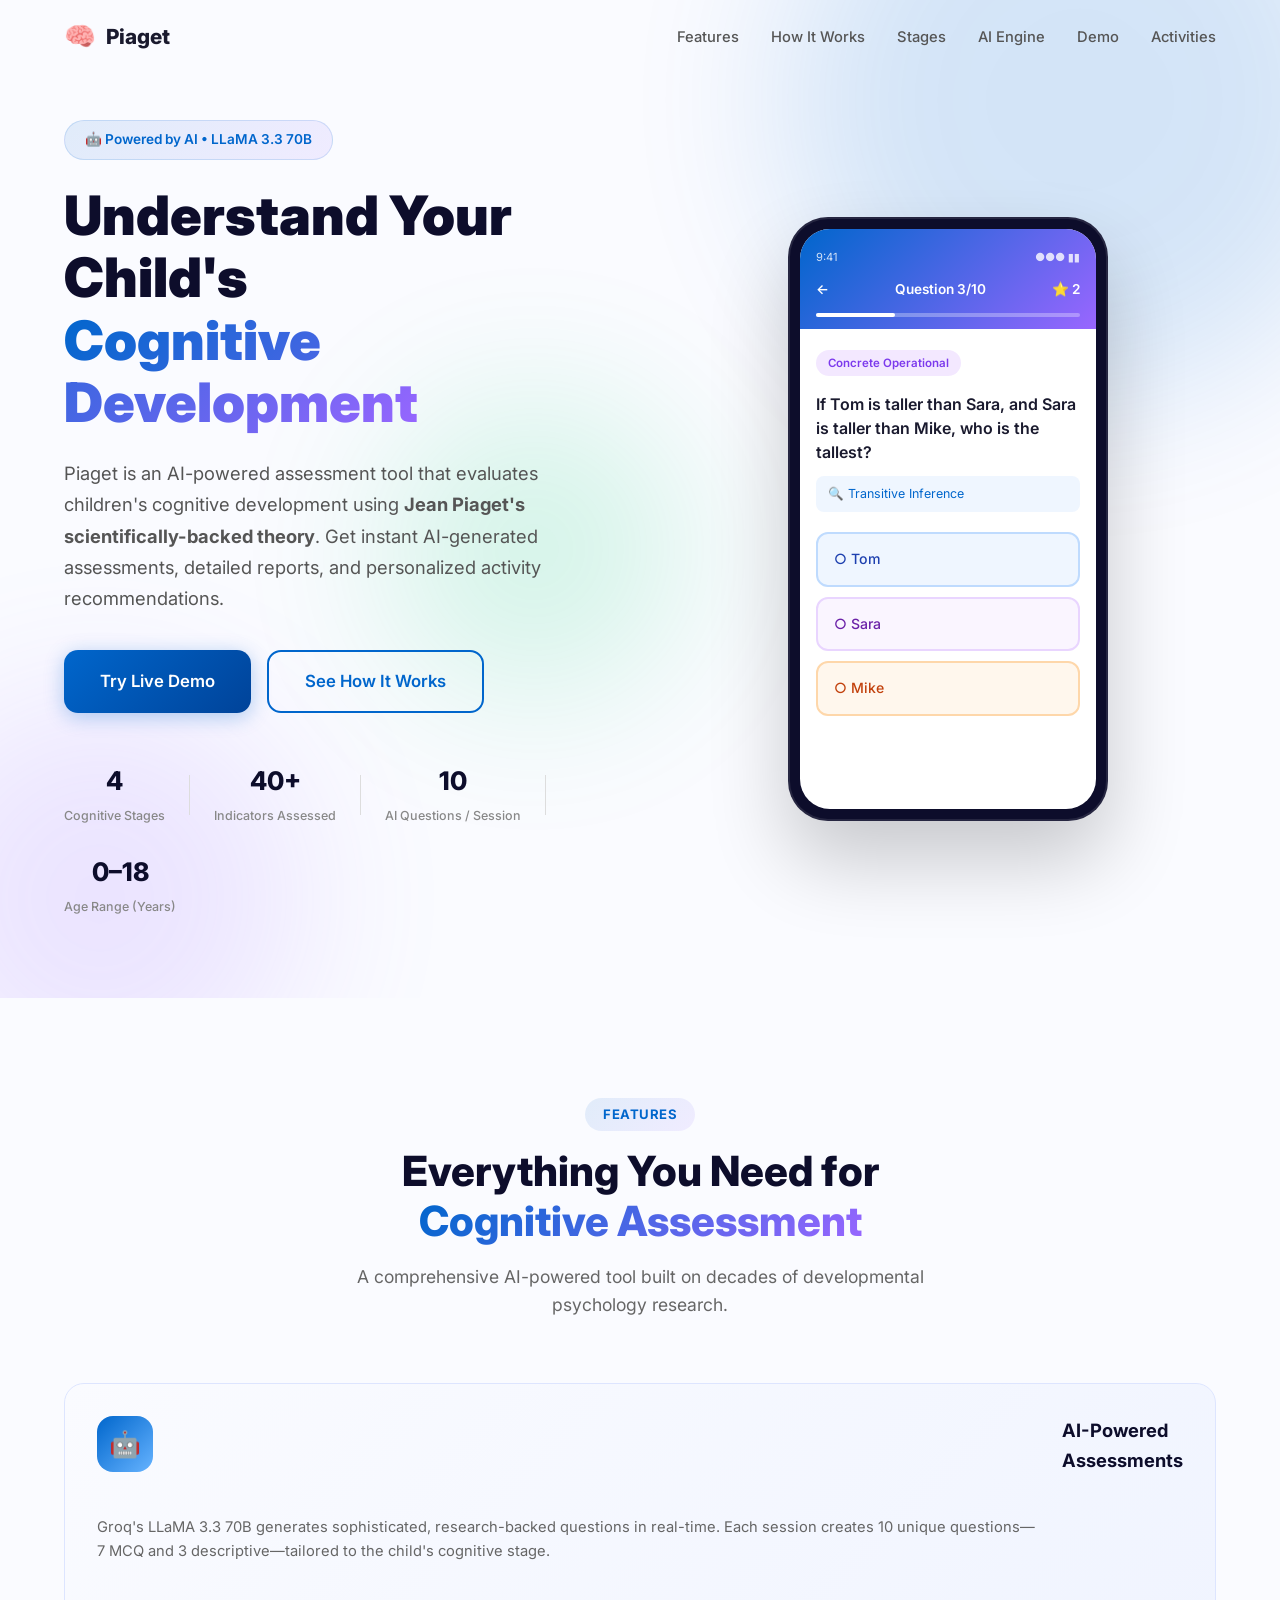
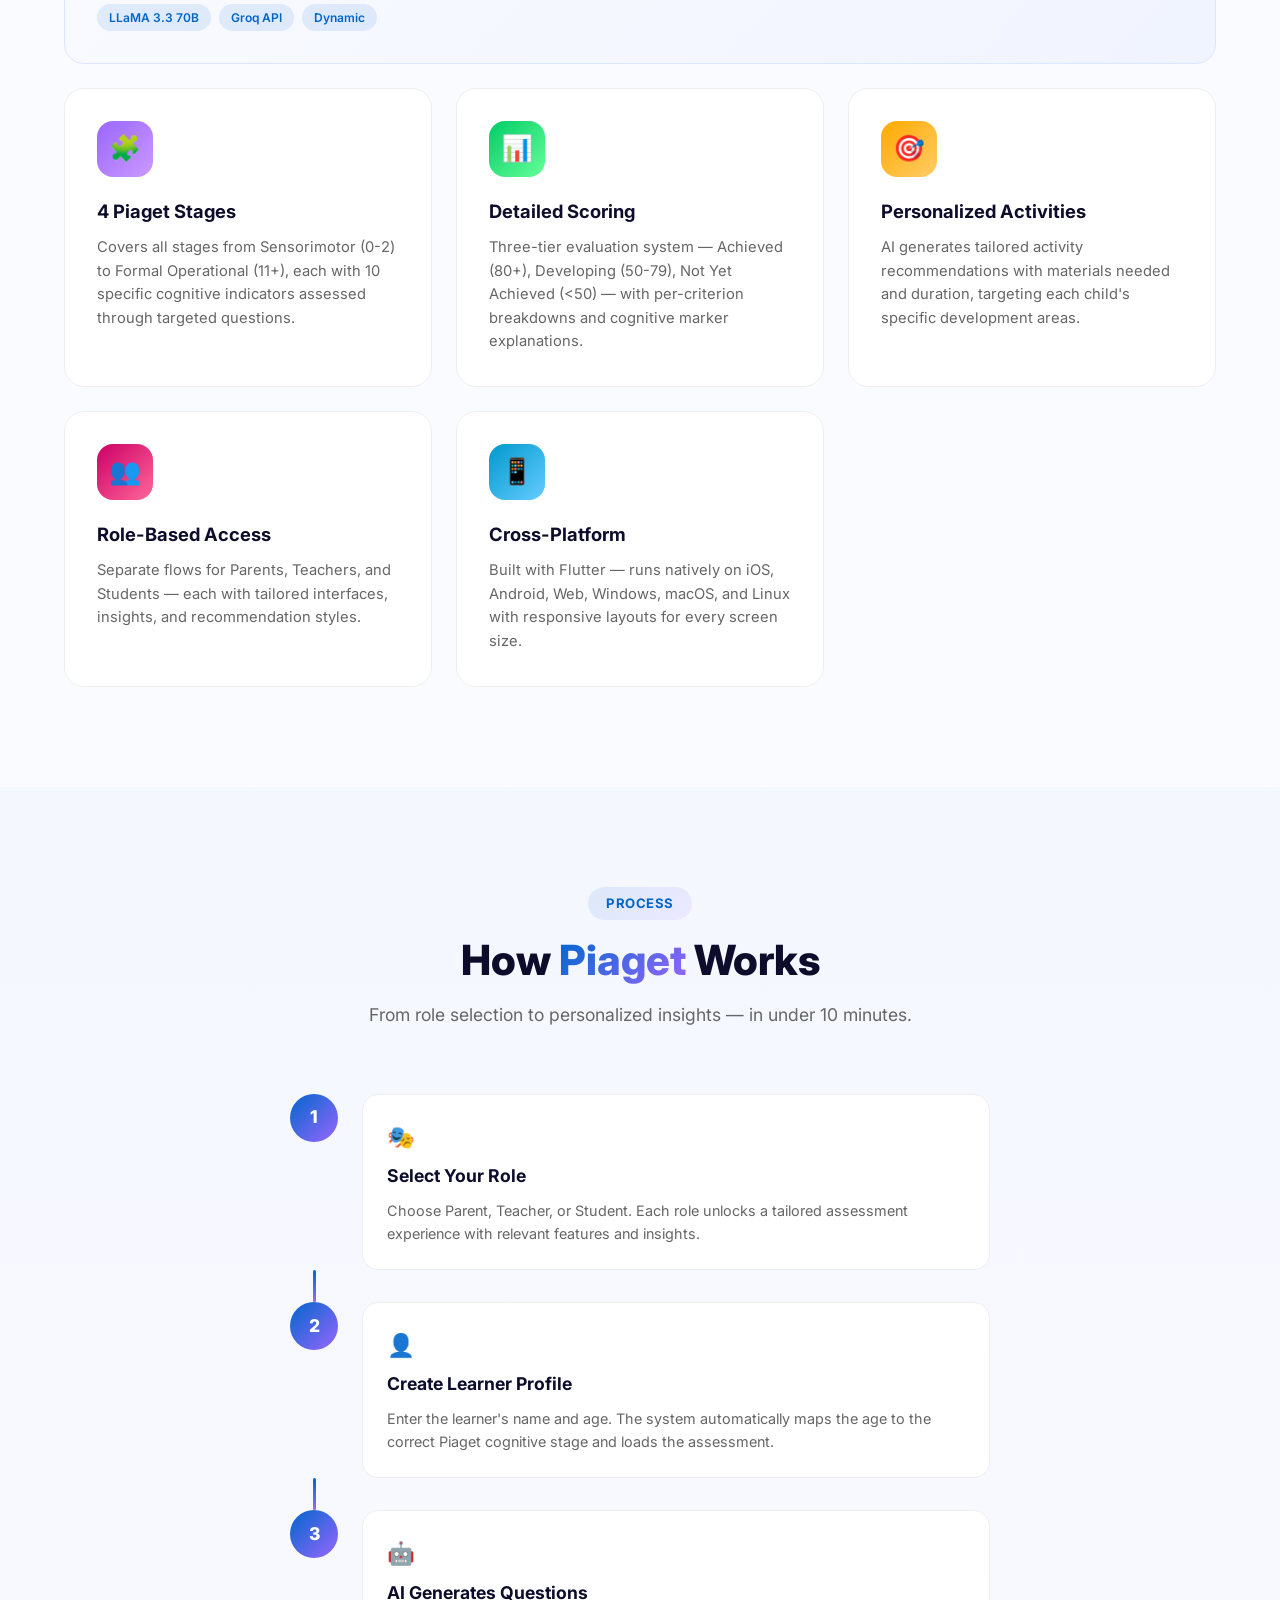
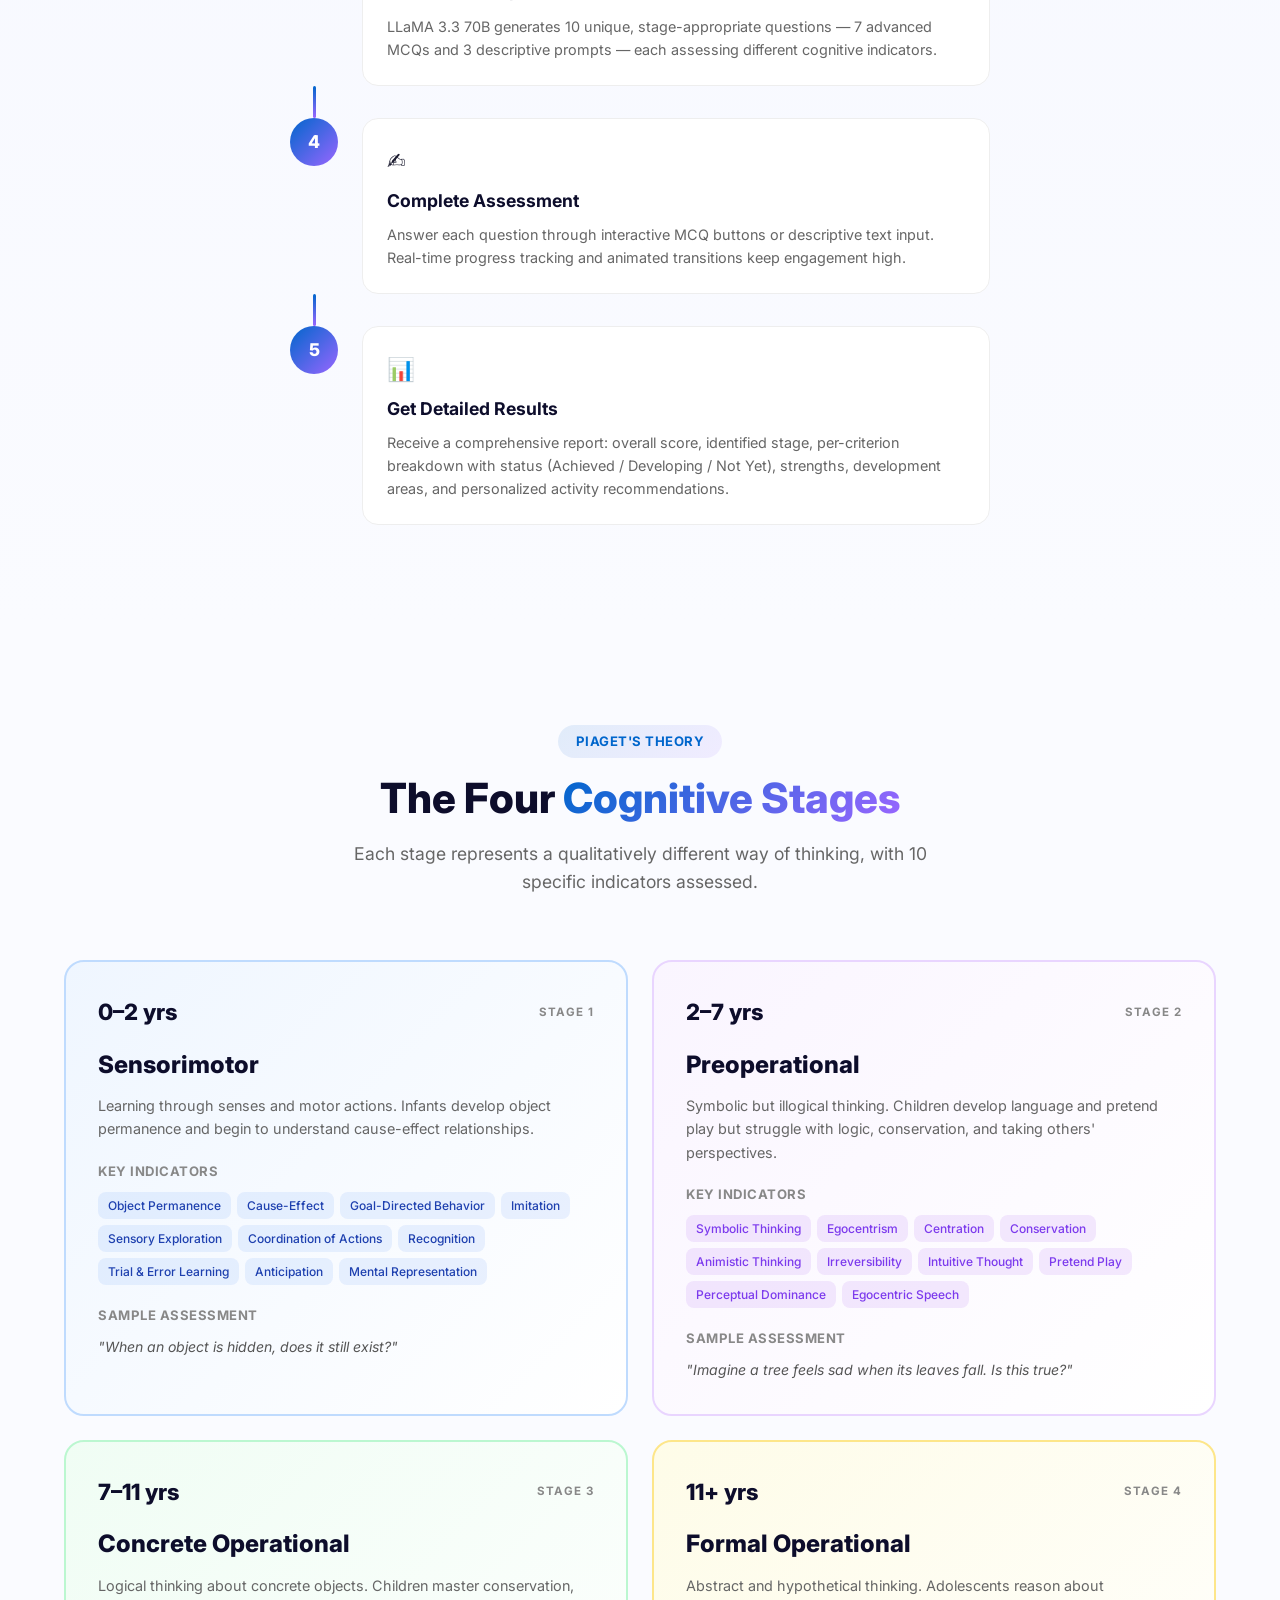
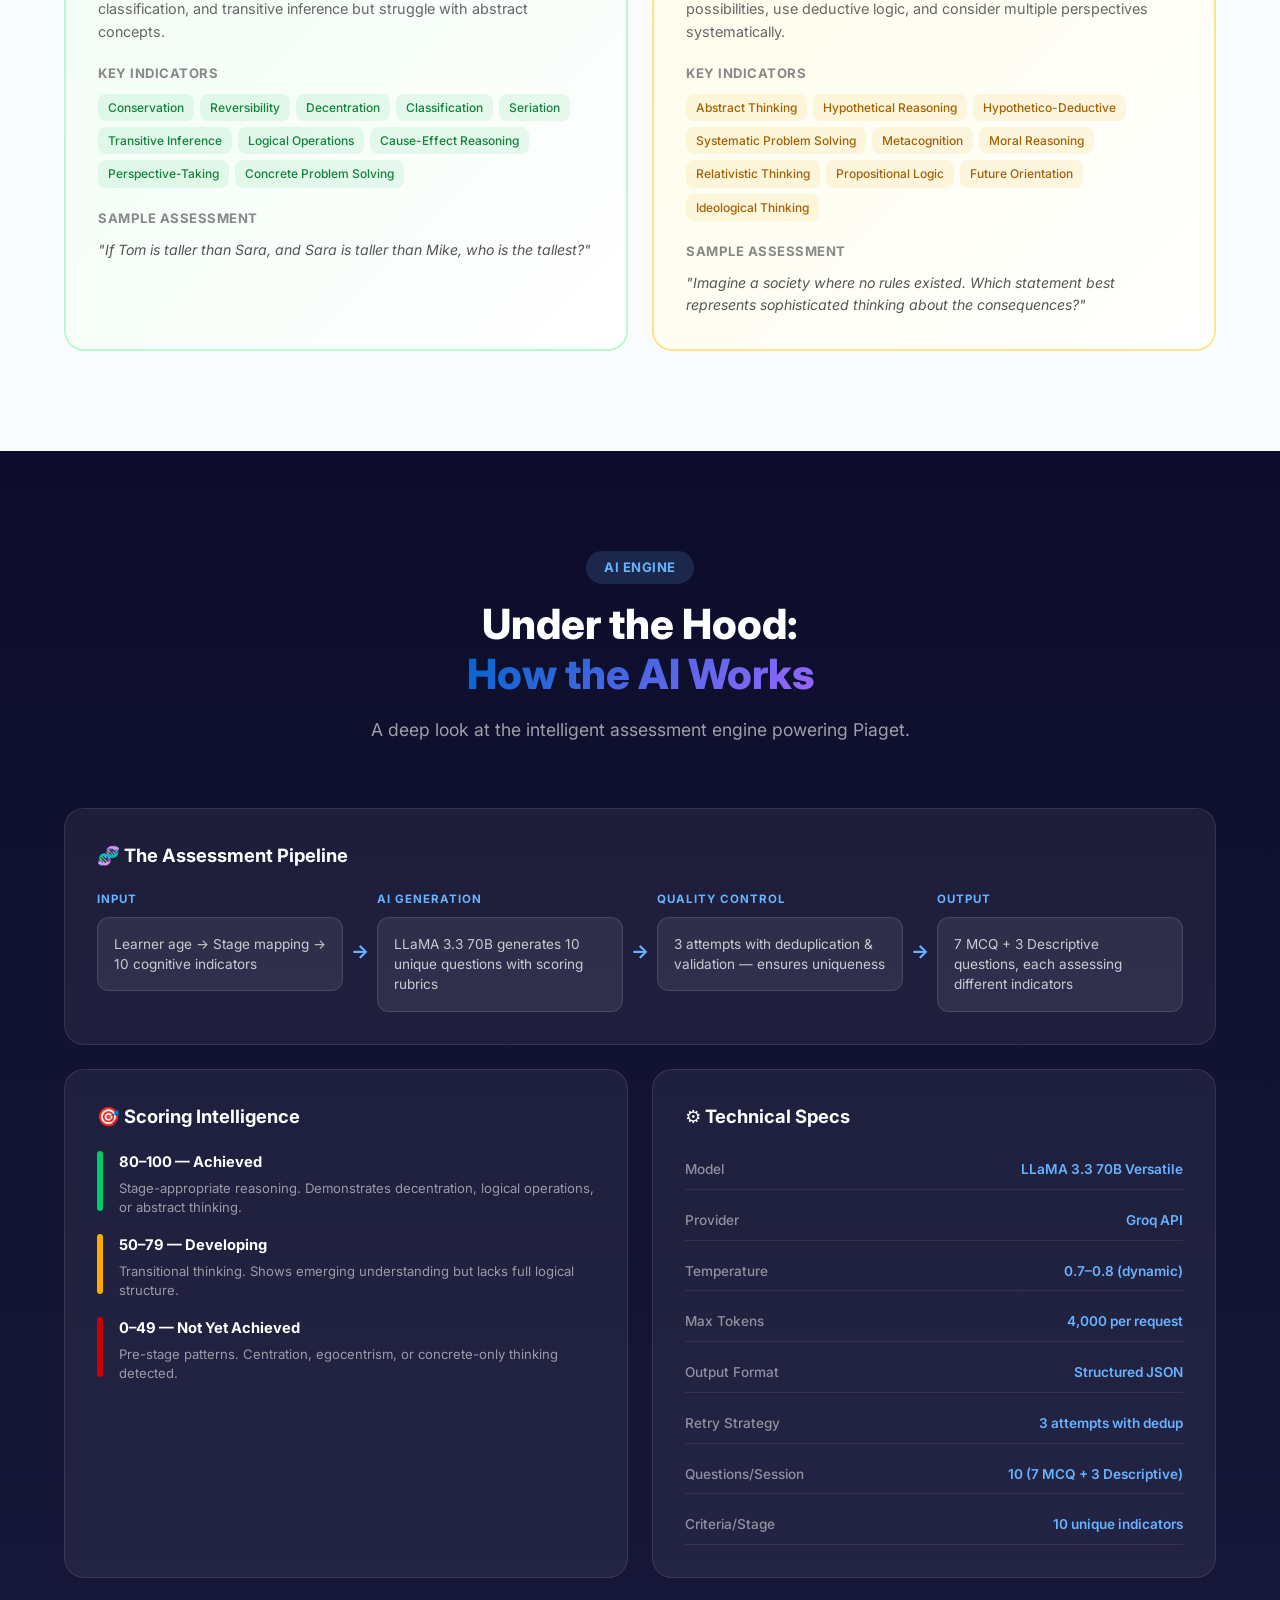
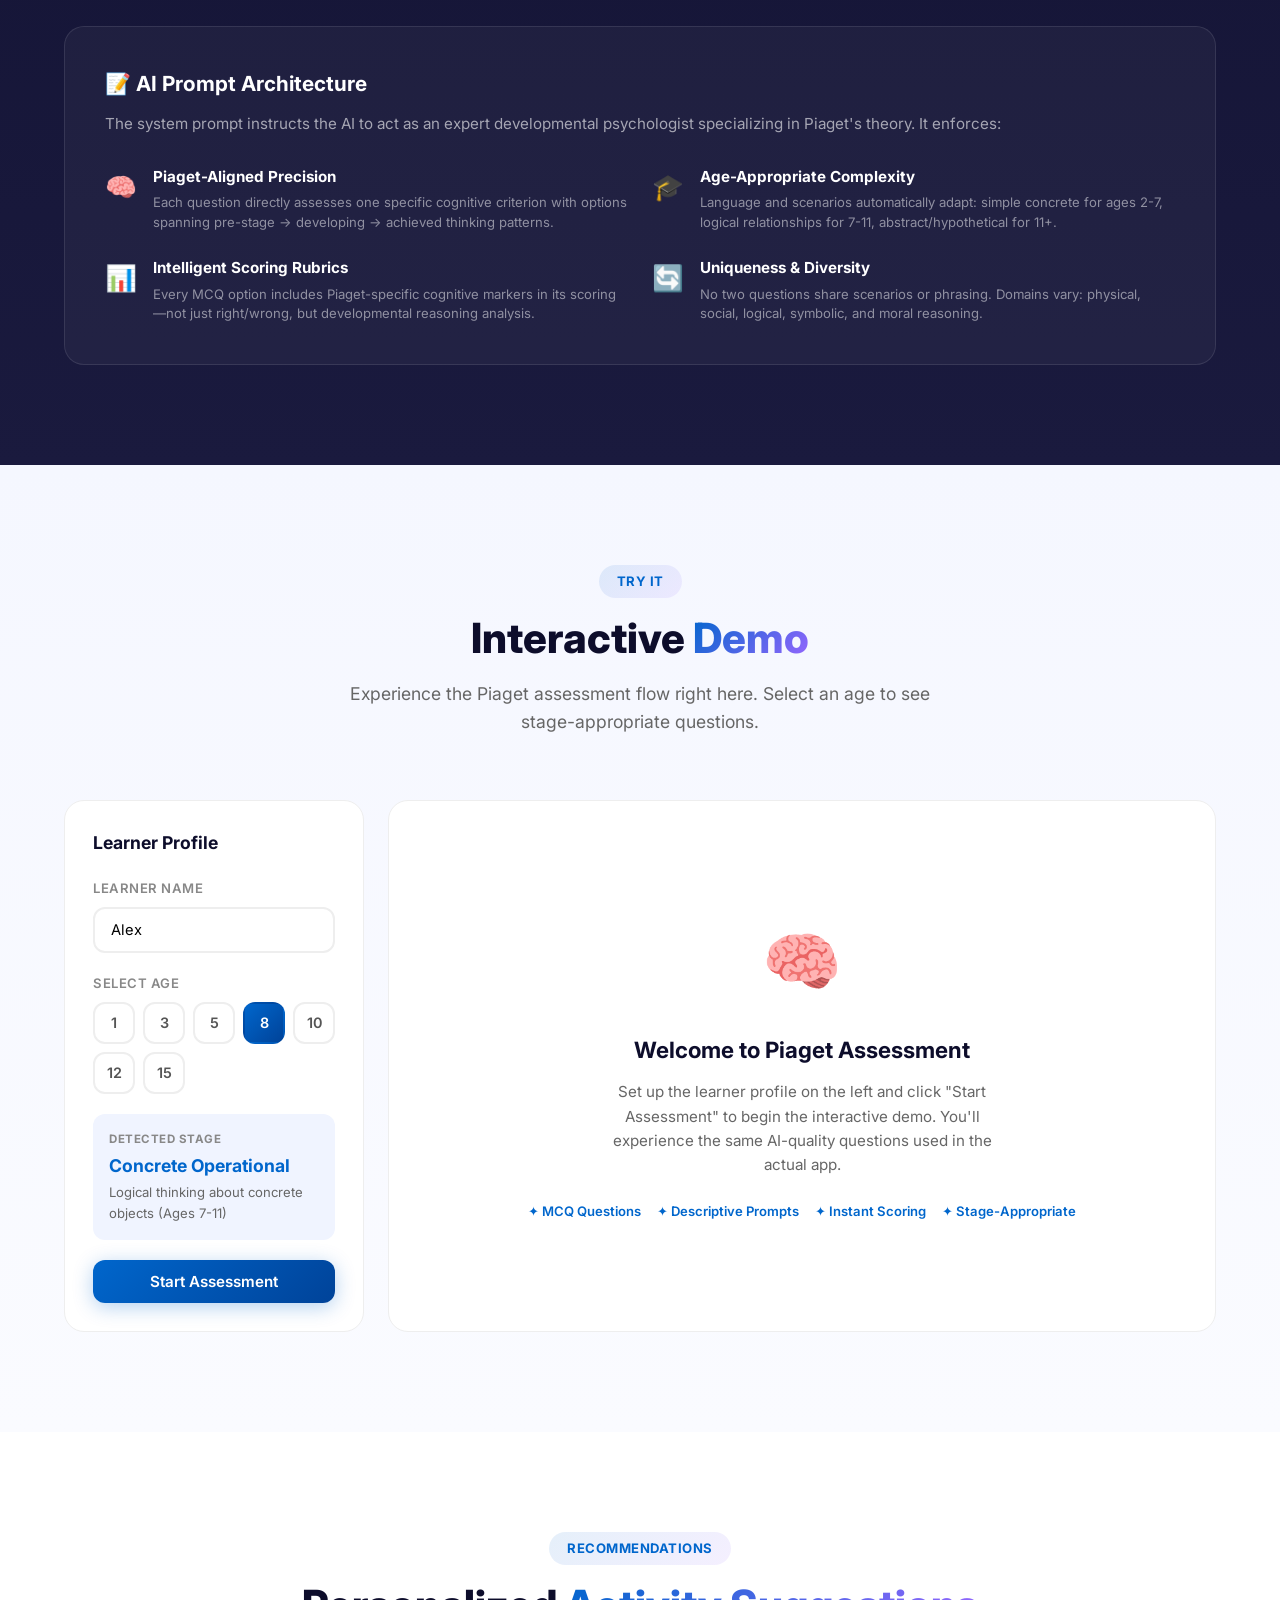
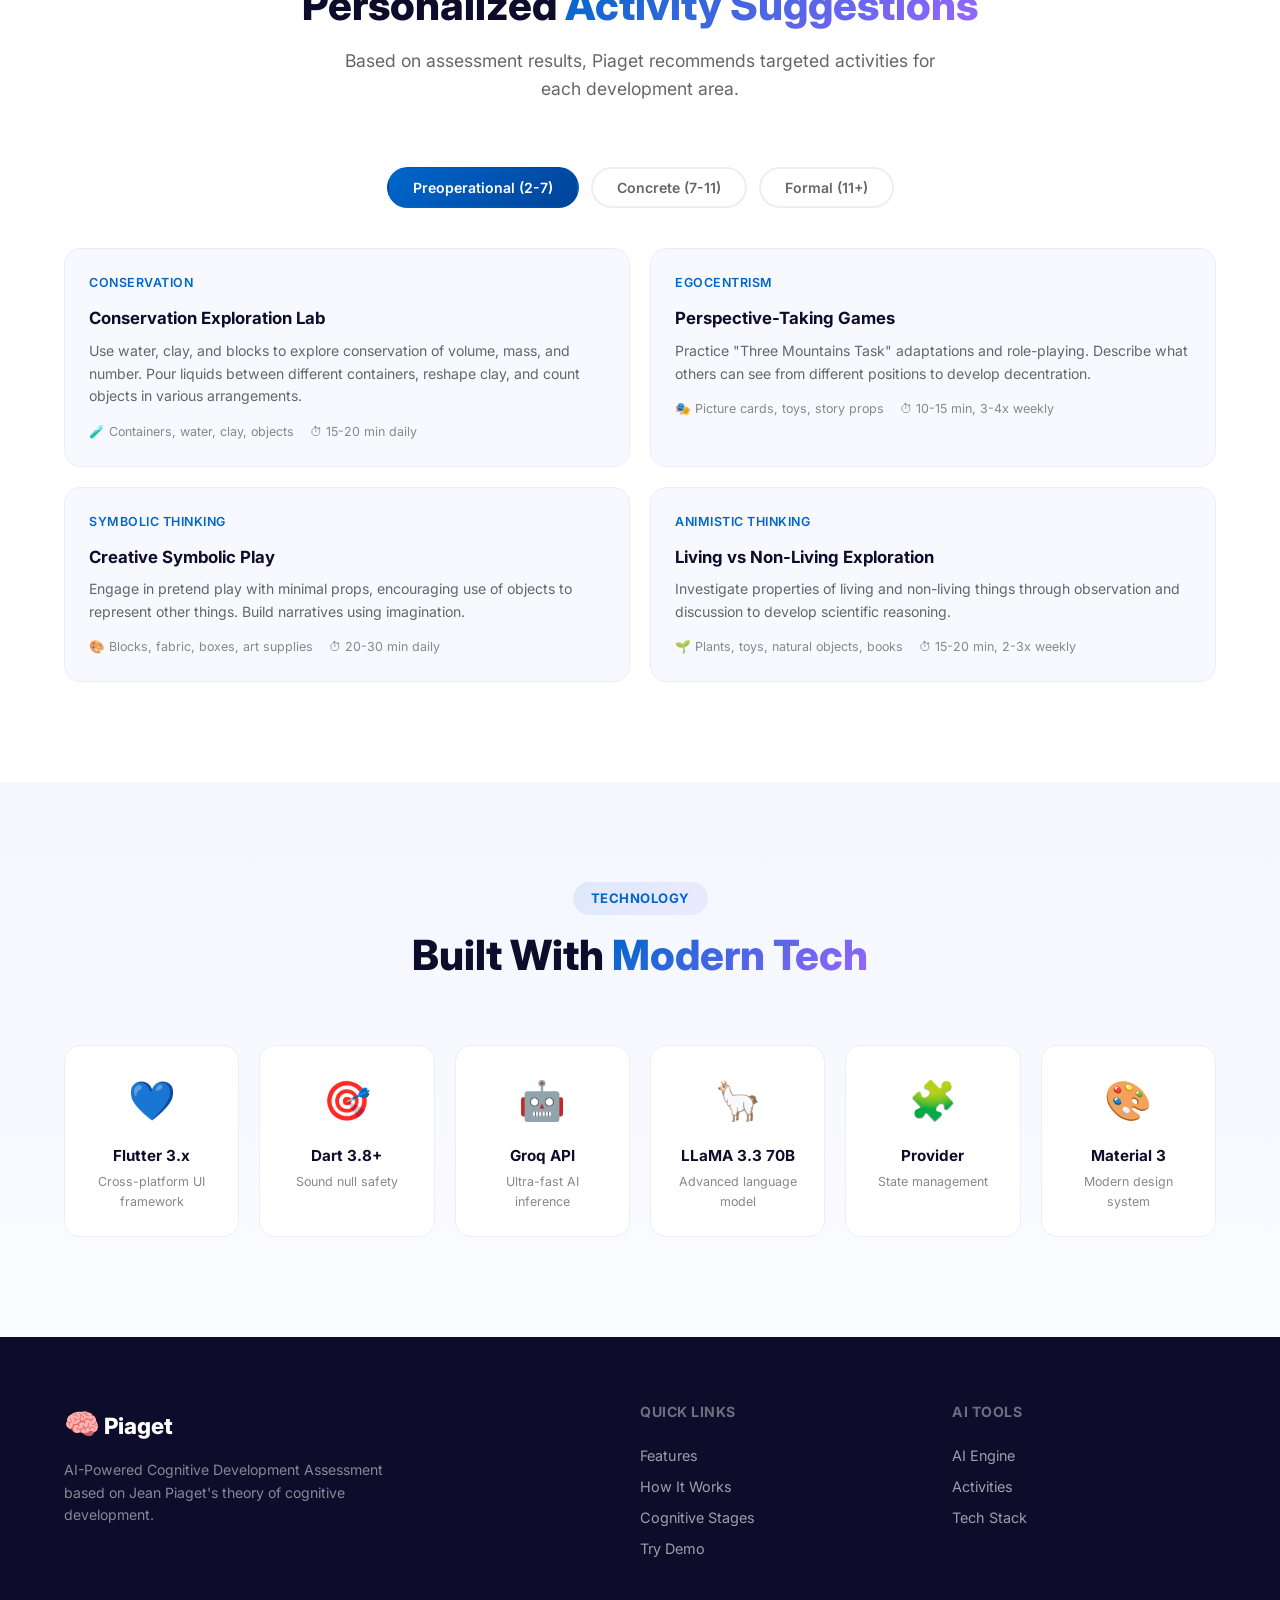
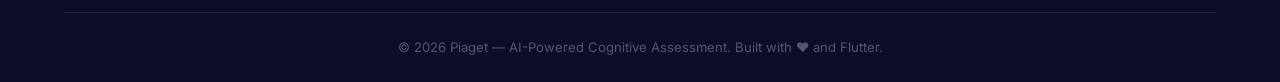
<file: website/index.html>
<!DOCTYPE html>
<html lang="en">
<head>
  <meta charset="UTF-8" />
  <meta name="viewport" content="width=device-width, initial-scale=1.0" />
  <title>Piaget — AI-Powered Cognitive Development Assessment</title>
  <meta name="description" content="Piaget uses AI to assess children's cognitive development based on Jean Piaget's theory. Identify cognitive stages, get detailed reports, and personalized activity recommendations." />
  <link rel="preconnect" href="https://fonts.googleapis.com" />
  <link rel="preconnect" href="https://fonts.gstatic.com" crossorigin />
  <link href="https://fonts.googleapis.com/css2?family=Inter:wght@300;400;500;600;700;800;900&display=swap" rel="stylesheet" />
  <link rel="stylesheet" href="styles.css" />
</head>
<body>

  <!-- ===== NAVBAR ===== -->
  <nav class="navbar" id="navbar">
    <div class="container nav-container">
      <a href="#" class="nav-logo">
        <span class="logo-icon">🧠</span>
        <span class="logo-text">Piaget</span>
      </a>
      <ul class="nav-links" id="navLinks">
        <li><a href="#features">Features</a></li>
        <li><a href="#how-it-works">How It Works</a></li>
        <li><a href="#stages">Stages</a></li>
        <li><a href="#ai-engine">AI Engine</a></li>
        <li><a href="#demo">Demo</a></li>
        <li><a href="#activities">Activities</a></li>
      </ul>
      <button class="nav-toggle" id="navToggle" aria-label="Toggle menu">
        <span></span><span></span><span></span>
      </button>
    </div>
  </nav>

  <!-- ===== HERO SECTION ===== -->
  <section class="hero" id="hero">
    <div class="hero-bg-shapes">
      <div class="shape shape-1"></div>
      <div class="shape shape-2"></div>
      <div class="shape shape-3"></div>
    </div>
    <div class="container hero-container">
      <div class="hero-content">
        <div class="hero-badge">🤖 Powered by AI &bull; LLaMA 3.3 70B</div>
        <h1 class="hero-title">
          Understand Your Child's<br />
          <span class="gradient-text">Cognitive Development</span>
        </h1>
        <p class="hero-subtitle">
          Piaget is an AI-powered assessment tool that evaluates children's cognitive development using 
          <strong>Jean Piaget's scientifically-backed theory</strong>. Get instant AI-generated assessments, 
          detailed reports, and personalized activity recommendations.
        </p>
        <div class="hero-actions">
          <a href="#demo" class="btn btn-primary btn-lg">Try Live Demo</a>
          <a href="#how-it-works" class="btn btn-outline btn-lg">See How It Works</a>
        </div>
        <div class="hero-stats">
          <div class="stat">
            <strong>4</strong>
            <span>Cognitive Stages</span>
          </div>
          <div class="stat-divider"></div>
          <div class="stat">
            <strong>40+</strong>
            <span>Indicators Assessed</span>
          </div>
          <div class="stat-divider"></div>
          <div class="stat">
            <strong>10</strong>
            <span>AI Questions / Session</span>
          </div>
          <div class="stat-divider"></div>
          <div class="stat">
            <strong>0-18</strong>
            <span>Age Range (Years)</span>
          </div>
        </div>
      </div>
      <div class="hero-visual">
        <div class="phone-mockup">
          <div class="phone-screen">
            <div class="mock-header">
              <div class="mock-status-bar">
                <span>9:41</span>
                <span>●●● ▮▮</span>
              </div>
              <div class="mock-app-bar">
                <span>←</span>
                <span>Question 3/10</span>
                <span>⭐ 2</span>
              </div>
              <div class="mock-progress">
                <div class="mock-progress-fill" style="width: 30%"></div>
              </div>
            </div>
            <div class="mock-body">
              <div class="mock-tag">Concrete Operational</div>
              <p class="mock-question">If Tom is taller than Sara, and Sara is taller than Mike, who is the tallest?</p>
              <div class="mock-info">🔍 Transitive Inference</div>
              <div class="mock-option mock-option-blue">○ Tom</div>
              <div class="mock-option mock-option-purple">○ Sara</div>
              <div class="mock-option mock-option-orange">○ Mike</div>
            </div>
          </div>
        </div>
      </div>
    </div>
  </section>

  <!-- ===== FEATURES SECTION ===== -->
  <section class="section features-section" id="features">
    <div class="container">
      <div class="section-header">
        <span class="section-tag">Features</span>
        <h2 class="section-title">Everything You Need for<br /><span class="gradient-text">Cognitive Assessment</span></h2>
        <p class="section-desc">A comprehensive AI-powered tool built on decades of developmental psychology research.</p>
      </div>
      <div class="features-grid">
        <div class="feature-card feature-highlight">
          <div class="feature-icon-wrap" style="background: linear-gradient(135deg, #0066CC, #66B3FF)">
            <span class="feature-icon">🤖</span>
          </div>
          <h3>AI-Powered Assessments</h3>
          <p>Groq's LLaMA 3.3 70B generates sophisticated, research-backed questions in real-time. Each session creates 10 unique questions—7 MCQ and 3 descriptive—tailored to the child's cognitive stage.</p>
          <div class="feature-tags">
            <span class="tag">LLaMA 3.3 70B</span>
            <span class="tag">Groq API</span>
            <span class="tag">Dynamic</span>
          </div>
        </div>
        <div class="feature-card">
          <div class="feature-icon-wrap" style="background: linear-gradient(135deg, #9966FF, #CC99FF)">
            <span class="feature-icon">🧩</span>
          </div>
          <h3>4 Piaget Stages</h3>
          <p>Covers all stages from Sensorimotor (0-2) to Formal Operational (11+), each with 10 specific cognitive indicators assessed through targeted questions.</p>
        </div>
        <div class="feature-card">
          <div class="feature-icon-wrap" style="background: linear-gradient(135deg, #00CC66, #66FF99)">
            <span class="feature-icon">📊</span>
          </div>
          <h3>Detailed Scoring</h3>
          <p>Three-tier evaluation system — Achieved (80+), Developing (50-79), Not Yet Achieved (&lt;50) — with per-criterion breakdowns and cognitive marker explanations.</p>
        </div>
        <div class="feature-card">
          <div class="feature-icon-wrap" style="background: linear-gradient(135deg, #FFAA00, #FFCC66)">
            <span class="feature-icon">🎯</span>
          </div>
          <h3>Personalized Activities</h3>
          <p>AI generates tailored activity recommendations with materials needed and duration, targeting each child's specific development areas.</p>
        </div>
        <div class="feature-card">
          <div class="feature-icon-wrap" style="background: linear-gradient(135deg, #CC0066, #FF6699)">
            <span class="feature-icon">👥</span>
          </div>
          <h3>Role-Based Access</h3>
          <p>Separate flows for Parents, Teachers, and Students — each with tailored interfaces, insights, and recommendation styles.</p>
        </div>
        <div class="feature-card">
          <div class="feature-icon-wrap" style="background: linear-gradient(135deg, #0099CC, #66CCFF)">
            <span class="feature-icon">📱</span>
          </div>
          <h3>Cross-Platform</h3>
          <p>Built with Flutter — runs natively on iOS, Android, Web, Windows, macOS, and Linux with responsive layouts for every screen size.</p>
        </div>
      </div>
    </div>
  </section>

  <!-- ===== HOW IT WORKS ===== -->
  <section class="section how-section" id="how-it-works">
    <div class="container">
      <div class="section-header">
        <span class="section-tag">Process</span>
        <h2 class="section-title">How <span class="gradient-text">Piaget</span> Works</h2>
        <p class="section-desc">From role selection to personalized insights — in under 10 minutes.</p>
      </div>
      <div class="steps-timeline">
        <div class="step-card">
          <div class="step-number">1</div>
          <div class="step-content">
            <div class="step-icon">🎭</div>
            <h3>Select Your Role</h3>
            <p>Choose Parent, Teacher, or Student. Each role unlocks a tailored assessment experience with relevant features and insights.</p>
          </div>
        </div>
        <div class="step-connector"></div>
        <div class="step-card">
          <div class="step-number">2</div>
          <div class="step-content">
            <div class="step-icon">👤</div>
            <h3>Create Learner Profile</h3>
            <p>Enter the learner's name and age. The system automatically maps the age to the correct Piaget cognitive stage and loads the assessment.</p>
          </div>
        </div>
        <div class="step-connector"></div>
        <div class="step-card">
          <div class="step-number">3</div>
          <div class="step-content">
            <div class="step-icon">🤖</div>
            <h3>AI Generates Questions</h3>
            <p>LLaMA 3.3 70B generates 10 unique, stage-appropriate questions — 7 advanced MCQs and 3 descriptive prompts — each assessing different cognitive indicators.</p>
          </div>
        </div>
        <div class="step-connector"></div>
        <div class="step-card">
          <div class="step-number">4</div>
          <div class="step-content">
            <div class="step-icon">✍️</div>
            <h3>Complete Assessment</h3>
            <p>Answer each question through interactive MCQ buttons or descriptive text input. Real-time progress tracking and animated transitions keep engagement high.</p>
          </div>
        </div>
        <div class="step-connector"></div>
        <div class="step-card">
          <div class="step-number">5</div>
          <div class="step-content">
            <div class="step-icon">📊</div>
            <h3>Get Detailed Results</h3>
            <p>Receive a comprehensive report: overall score, identified stage, per-criterion breakdown with status (Achieved / Developing / Not Yet), strengths, development areas, and personalized activity recommendations.</p>
          </div>
        </div>
      </div>
    </div>
  </section>

  <!-- ===== COGNITIVE STAGES ===== -->
  <section class="section stages-section" id="stages">
    <div class="container">
      <div class="section-header">
        <span class="section-tag">Piaget's Theory</span>
        <h2 class="section-title">The Four <span class="gradient-text">Cognitive Stages</span></h2>
        <p class="section-desc">Each stage represents a qualitatively different way of thinking, with 10 specific indicators assessed.</p>
      </div>
      <div class="stages-grid">
        <!-- Sensorimotor -->
        <div class="stage-card stage-sensorimotor">
          <div class="stage-header">
            <div class="stage-age">0–2 yrs</div>
            <div class="stage-badge">Stage 1</div>
          </div>
          <h3>Sensorimotor</h3>
          <p class="stage-desc">Learning through senses and motor actions. Infants develop object permanence and begin to understand cause-effect relationships.</p>
          <div class="stage-indicators">
            <h4>Key Indicators</h4>
            <div class="indicator-chips">
              <span>Object Permanence</span>
              <span>Cause-Effect</span>
              <span>Goal-Directed Behavior</span>
              <span>Imitation</span>
              <span>Sensory Exploration</span>
              <span>Coordination of Actions</span>
              <span>Recognition</span>
              <span>Trial & Error Learning</span>
              <span>Anticipation</span>
              <span>Mental Representation</span>
            </div>
          </div>
          <div class="stage-sample">
            <h4>Sample Assessment</h4>
            <p><em>"When an object is hidden, does it still exist?"</em></p>
          </div>
        </div>

        <!-- Preoperational -->
        <div class="stage-card stage-preoperational">
          <div class="stage-header">
            <div class="stage-age">2–7 yrs</div>
            <div class="stage-badge">Stage 2</div>
          </div>
          <h3>Preoperational</h3>
          <p class="stage-desc">Symbolic but illogical thinking. Children develop language and pretend play but struggle with logic, conservation, and taking others' perspectives.</p>
          <div class="stage-indicators">
            <h4>Key Indicators</h4>
            <div class="indicator-chips">
              <span>Symbolic Thinking</span>
              <span>Egocentrism</span>
              <span>Centration</span>
              <span>Conservation</span>
              <span>Animistic Thinking</span>
              <span>Irreversibility</span>
              <span>Intuitive Thought</span>
              <span>Pretend Play</span>
              <span>Perceptual Dominance</span>
              <span>Egocentric Speech</span>
            </div>
          </div>
          <div class="stage-sample">
            <h4>Sample Assessment</h4>
            <p><em>"Imagine a tree feels sad when its leaves fall. Is this true?"</em></p>
          </div>
        </div>

        <!-- Concrete Operational -->
        <div class="stage-card stage-concrete">
          <div class="stage-header">
            <div class="stage-age">7–11 yrs</div>
            <div class="stage-badge">Stage 3</div>
          </div>
          <h3>Concrete Operational</h3>
          <p class="stage-desc">Logical thinking about concrete objects. Children master conservation, classification, and transitive inference but struggle with abstract concepts.</p>
          <div class="stage-indicators">
            <h4>Key Indicators</h4>
            <div class="indicator-chips">
              <span>Conservation</span>
              <span>Reversibility</span>
              <span>Decentration</span>
              <span>Classification</span>
              <span>Seriation</span>
              <span>Transitive Inference</span>
              <span>Logical Operations</span>
              <span>Cause-Effect Reasoning</span>
              <span>Perspective-Taking</span>
              <span>Concrete Problem Solving</span>
            </div>
          </div>
          <div class="stage-sample">
            <h4>Sample Assessment</h4>
            <p><em>"If Tom is taller than Sara, and Sara is taller than Mike, who is the tallest?"</em></p>
          </div>
        </div>

        <!-- Formal Operational -->
        <div class="stage-card stage-formal">
          <div class="stage-header">
            <div class="stage-age">11+ yrs</div>
            <div class="stage-badge">Stage 4</div>
          </div>
          <h3>Formal Operational</h3>
          <p class="stage-desc">Abstract and hypothetical thinking. Adolescents reason about possibilities, use deductive logic, and consider multiple perspectives systematically.</p>
          <div class="stage-indicators">
            <h4>Key Indicators</h4>
            <div class="indicator-chips">
              <span>Abstract Thinking</span>
              <span>Hypothetical Reasoning</span>
              <span>Hypothetico-Deductive</span>
              <span>Systematic Problem Solving</span>
              <span>Metacognition</span>
              <span>Moral Reasoning</span>
              <span>Relativistic Thinking</span>
              <span>Propositional Logic</span>
              <span>Future Orientation</span>
              <span>Ideological Thinking</span>
            </div>
          </div>
          <div class="stage-sample">
            <h4>Sample Assessment</h4>
            <p><em>"Imagine a society where no rules existed. Which statement best represents sophisticated thinking about the consequences?"</em></p>
          </div>
        </div>
      </div>
    </div>
  </section>

  <!-- ===== AI ENGINE ===== -->
  <section class="section ai-section" id="ai-engine">
    <div class="container">
      <div class="section-header">
        <span class="section-tag">AI Engine</span>
        <h2 class="section-title">Under the Hood:<br /><span class="gradient-text">How the AI Works</span></h2>
        <p class="section-desc">A deep look at the intelligent assessment engine powering Piaget.</p>
      </div>
      <div class="ai-grid">
        <div class="ai-card ai-card-main">
          <h3>🧬 The Assessment Pipeline</h3>
          <div class="pipeline">
            <div class="pipe-step">
              <div class="pipe-label">Input</div>
              <div class="pipe-box">Learner age → Stage mapping → 10 cognitive indicators</div>
            </div>
            <div class="pipe-arrow">→</div>
            <div class="pipe-step">
              <div class="pipe-label">AI Generation</div>
              <div class="pipe-box">LLaMA 3.3 70B generates 10 unique questions with scoring rubrics</div>
            </div>
            <div class="pipe-arrow">→</div>
            <div class="pipe-step">
              <div class="pipe-label">Quality Control</div>
              <div class="pipe-box">3 attempts with deduplication &amp; validation — ensures uniqueness</div>
            </div>
            <div class="pipe-arrow">→</div>
            <div class="pipe-step">
              <div class="pipe-label">Output</div>
              <div class="pipe-box">7 MCQ + 3 Descriptive questions, each assessing different indicators</div>
            </div>
          </div>
        </div>
        <div class="ai-card">
          <h3>🎯 Scoring Intelligence</h3>
          <div class="scoring-demo">
            <div class="score-tier">
              <div class="score-bar achieved"></div>
              <div class="score-info">
                <strong>80–100 — Achieved</strong>
                <p>Stage-appropriate reasoning. Demonstrates decentration, logical operations, or abstract thinking.</p>
              </div>
            </div>
            <div class="score-tier">
              <div class="score-bar developing"></div>
              <div class="score-info">
                <strong>50–79 — Developing</strong>
                <p>Transitional thinking. Shows emerging understanding but lacks full logical structure.</p>
              </div>
            </div>
            <div class="score-tier">
              <div class="score-bar not-achieved"></div>
              <div class="score-info">
                <strong>0–49 — Not Yet Achieved</strong>
                <p>Pre-stage patterns. Centration, egocentrism, or concrete-only thinking detected.</p>
              </div>
            </div>
          </div>
        </div>
        <div class="ai-card">
          <h3>⚙️ Technical Specs</h3>
          <div class="spec-list">
            <div class="spec-row"><span class="spec-key">Model</span><span class="spec-val">LLaMA 3.3 70B Versatile</span></div>
            <div class="spec-row"><span class="spec-key">Provider</span><span class="spec-val">Groq API</span></div>
            <div class="spec-row"><span class="spec-key">Temperature</span><span class="spec-val">0.7–0.8 (dynamic)</span></div>
            <div class="spec-row"><span class="spec-key">Max Tokens</span><span class="spec-val">4,000 per request</span></div>
            <div class="spec-row"><span class="spec-key">Output Format</span><span class="spec-val">Structured JSON</span></div>
            <div class="spec-row"><span class="spec-key">Retry Strategy</span><span class="spec-val">3 attempts with dedup</span></div>
            <div class="spec-row"><span class="spec-key">Questions/Session</span><span class="spec-val">10 (7 MCQ + 3 Descriptive)</span></div>
            <div class="spec-row"><span class="spec-key">Criteria/Stage</span><span class="spec-val">10 unique indicators</span></div>
          </div>
        </div>
      </div>
      <div class="prompt-showcase">
        <h3>📝 AI Prompt Architecture</h3>
        <p class="prompt-desc">The system prompt instructs the AI to act as an expert developmental psychologist specializing in Piaget's theory. It enforces:</p>
        <div class="prompt-features">
          <div class="prompt-feat">
            <span class="prompt-feat-icon">🧠</span>
            <div>
              <strong>Piaget-Aligned Precision</strong>
              <p>Each question directly assesses one specific cognitive criterion with options spanning pre-stage → developing → achieved thinking patterns.</p>
            </div>
          </div>
          <div class="prompt-feat">
            <span class="prompt-feat-icon">🎓</span>
            <div>
              <strong>Age-Appropriate Complexity</strong>
              <p>Language and scenarios automatically adapt: simple concrete for ages 2-7, logical relationships for 7-11, abstract/hypothetical for 11+.</p>
            </div>
          </div>
          <div class="prompt-feat">
            <span class="prompt-feat-icon">📊</span>
            <div>
              <strong>Intelligent Scoring Rubrics</strong>
              <p>Every MCQ option includes Piaget-specific cognitive markers in its scoring—not just right/wrong, but developmental reasoning analysis.</p>
            </div>
          </div>
          <div class="prompt-feat">
            <span class="prompt-feat-icon">🔄</span>
            <div>
              <strong>Uniqueness & Diversity</strong>
              <p>No two questions share scenarios or phrasing. Domains vary: physical, social, logical, symbolic, and moral reasoning.</p>
            </div>
          </div>
        </div>
      </div>
    </div>
  </section>

  <!-- ===== LIVE DEMO ===== -->
  <section class="section demo-section" id="demo">
    <div class="container">
      <div class="section-header">
        <span class="section-tag">Try It</span>
        <h2 class="section-title">Interactive <span class="gradient-text">Demo</span></h2>
        <p class="section-desc">Experience the Piaget assessment flow right here. Select an age to see stage-appropriate questions.</p>
      </div>
      <div class="demo-container">
        <div class="demo-sidebar">
          <h3>Learner Profile</h3>
          <div class="demo-field">
            <label for="demoName">Learner Name</label>
            <input type="text" id="demoName" value="Alex" placeholder="Enter name" />
          </div>
          <div class="demo-field">
            <label>Select Age</label>
            <div class="age-chips" id="ageChips">
              <button class="age-chip" data-age="1">1</button>
              <button class="age-chip" data-age="3">3</button>
              <button class="age-chip" data-age="5">5</button>
              <button class="age-chip active" data-age="8">8</button>
              <button class="age-chip" data-age="10">10</button>
              <button class="age-chip" data-age="12">12</button>
              <button class="age-chip" data-age="15">15</button>
            </div>
          </div>
          <div class="demo-stage-info" id="demoStageInfo">
            <div class="dsi-label">Detected Stage</div>
            <div class="dsi-value" id="demoStageName">Concrete Operational</div>
            <div class="dsi-desc" id="demoStageDesc">Logical thinking about concrete objects (Ages 7-11)</div>
          </div>
          <button class="btn btn-primary btn-block" id="startDemoBtn">Start Assessment</button>
        </div>
        <div class="demo-main">
          <div class="demo-welcome" id="demoWelcome">
            <div class="demo-welcome-icon">🧠</div>
            <h3>Welcome to Piaget Assessment</h3>
            <p>Set up the learner profile on the left and click "Start Assessment" to begin the interactive demo. You'll experience the same AI-quality questions used in the actual app.</p>
            <div class="demo-welcome-features">
              <span>✦ MCQ Questions</span>
              <span>✦ Descriptive Prompts</span>
              <span>✦ Instant Scoring</span>
              <span>✦ Stage-Appropriate</span>
            </div>
          </div>
          <div class="demo-assessment hidden" id="demoAssessment">
            <div class="demo-topbar">
              <span id="demoQNum">Question 1/5</span>
              <div class="demo-progress-bar">
                <div class="demo-progress-fill" id="demoProgressFill"></div>
              </div>
              <span id="demoScore">Score: 0</span>
            </div>
            <div class="demo-question-area" id="demoQuestionArea">
              <!-- Dynamically filled -->
            </div>
          </div>
          <div class="demo-results hidden" id="demoResults">
            <!-- Dynamically filled -->
          </div>
        </div>
      </div>
    </div>
  </section>

  <!-- ===== ACTIVITIES ===== -->
  <section class="section activities-section" id="activities">
    <div class="container">
      <div class="section-header">
        <span class="section-tag">Recommendations</span>
        <h2 class="section-title">Personalized <span class="gradient-text">Activity Suggestions</span></h2>
        <p class="section-desc">Based on assessment results, Piaget recommends targeted activities for each development area.</p>
      </div>

      <div class="activity-tabs">
        <button class="activity-tab active" data-stage="preoperational">Preoperational (2-7)</button>
        <button class="activity-tab" data-stage="concrete">Concrete (7-11)</button>
        <button class="activity-tab" data-stage="formal">Formal (11+)</button>
      </div>

      <div class="activity-content" id="activityContent">
        <!-- Filled by JS -->
      </div>
    </div>
  </section>

  <!-- ===== TECH STACK ===== -->
  <section class="section tech-section" id="tech">
    <div class="container">
      <div class="section-header">
        <span class="section-tag">Technology</span>
        <h2 class="section-title">Built With <span class="gradient-text">Modern Tech</span></h2>
      </div>
      <div class="tech-grid">
        <div class="tech-card">
          <div class="tech-icon">💙</div>
          <h4>Flutter 3.x</h4>
          <p>Cross-platform UI framework</p>
        </div>
        <div class="tech-card">
          <div class="tech-icon">🎯</div>
          <h4>Dart 3.8+</h4>
          <p>Sound null safety</p>
        </div>
        <div class="tech-card">
          <div class="tech-icon">🤖</div>
          <h4>Groq API</h4>
          <p>Ultra-fast AI inference</p>
        </div>
        <div class="tech-card">
          <div class="tech-icon">🦙</div>
          <h4>LLaMA 3.3 70B</h4>
          <p>Advanced language model</p>
        </div>
        <div class="tech-card">
          <div class="tech-icon">🧩</div>
          <h4>Provider</h4>
          <p>State management</p>
        </div>
        <div class="tech-card">
          <div class="tech-icon">🎨</div>
          <h4>Material 3</h4>
          <p>Modern design system</p>
        </div>
      </div>
    </div>
  </section>

  <!-- ===== FOOTER ===== -->
  <footer class="footer">
    <div class="container">
      <div class="footer-content">
        <div class="footer-brand">
          <span class="logo-icon">🧠</span>
          <span class="logo-text">Piaget</span>
          <p>AI-Powered Cognitive Development Assessment based on Jean Piaget's theory of cognitive development.</p>
        </div>
        <div class="footer-links">
          <h4>Quick Links</h4>
          <a href="#features">Features</a>
          <a href="#how-it-works">How It Works</a>
          <a href="#stages">Cognitive Stages</a>
          <a href="#demo">Try Demo</a>
        </div>
        <div class="footer-links">
          <h4>AI Tools</h4>
          <a href="#ai-engine">AI Engine</a>
          <a href="#activities">Activities</a>
          <a href="#tech">Tech Stack</a>
        </div>
      </div>
      <div class="footer-bottom">
        <p>&copy; 2026 Piaget — AI-Powered Cognitive Assessment. Built with ❤️ and Flutter.</p>
      </div>
    </div>
  </footer>

  <script src="env.js"></script>
  <script src="script.js"></script>
</body>
</html>
</file>
<file: website/styles.css>
/* ===== CSS RESET & BASE ===== */
*,*::before,*::after{box-sizing:border-box;margin:0;padding:0}
html{scroll-behavior:smooth;font-size:16px}
body{font-family:'Inter',system-ui,-apple-system,sans-serif;color:#1a1a2e;line-height:1.6;background:#fafbff;overflow-x:hidden}
img{max-width:100%;display:block}
a{text-decoration:none;color:inherit}
button{cursor:pointer;border:none;background:none;font-family:inherit}
ul{list-style:none}
input,textarea{font-family:inherit}

/* ===== UTILITIES ===== */
.container{max-width:1200px;margin:0 auto;padding:0 24px}
.hidden{display:none !important}
.gradient-text{background:linear-gradient(135deg,#0066CC,#9966FF);-webkit-background-clip:text;-webkit-text-fill-color:transparent;background-clip:text}

/* ===== BUTTONS ===== */
.btn{display:inline-flex;align-items:center;justify-content:center;padding:12px 28px;border-radius:12px;font-weight:600;font-size:.95rem;transition:all .25s ease;gap:8px}
.btn-primary{background:linear-gradient(135deg,#0066CC,#004399);color:#fff;box-shadow:0 4px 20px rgba(0,102,204,.3)}
.btn-primary:hover{transform:translateY(-2px);box-shadow:0 8px 30px rgba(0,102,204,.4)}
.btn-outline{border:2px solid #0066CC;color:#0066CC;background:transparent}
.btn-outline:hover{background:#0066CC;color:#fff}
.btn-lg{padding:16px 36px;font-size:1.05rem;border-radius:14px}
.btn-block{width:100%}

/* ===== NAVBAR ===== */
.navbar{position:fixed;top:0;left:0;right:0;z-index:1000;padding:16px 0;transition:all .3s ease;background:transparent}
.navbar.scrolled{background:rgba(255,255,255,.92);backdrop-filter:blur(20px);box-shadow:0 2px 20px rgba(0,0,0,.06);padding:10px 0}
.nav-container{display:flex;align-items:center;justify-content:space-between}
.nav-logo{display:flex;align-items:center;gap:10px;font-weight:800;font-size:1.3rem;color:#1a1a2e}
.logo-icon{font-size:1.6rem}
.nav-links{display:flex;gap:32px}
.nav-links a{font-weight:500;font-size:.92rem;color:#555;transition:color .2s}
.nav-links a:hover{color:#0066CC}
.nav-toggle{display:none;flex-direction:column;gap:5px;padding:4px}
.nav-toggle span{width:24px;height:2.5px;background:#333;border-radius:4px;transition:all .3s}

/* ===== HERO ===== */
.hero{min-height:100vh;display:flex;align-items:center;padding:120px 0 80px;position:relative;overflow:hidden}
.hero-bg-shapes{position:absolute;inset:0;pointer-events:none}
.shape{position:absolute;border-radius:50%;filter:blur(80px);opacity:.15}
.shape-1{width:600px;height:600px;background:#0066CC;top:-200px;right:-100px}
.shape-2{width:400px;height:400px;background:#9966FF;bottom:-100px;left:-100px}
.shape-3{width:300px;height:300px;background:#00CC66;top:40%;left:30%}
.hero-container{display:grid;grid-template-columns:1fr 1fr;gap:80px;align-items:center;position:relative;z-index:1}
.hero-badge{display:inline-block;background:linear-gradient(135deg,rgba(0,102,204,.1),rgba(153,102,255,.1));color:#0066CC;padding:8px 20px;border-radius:40px;font-size:.85rem;font-weight:600;margin-bottom:24px;border:1px solid rgba(0,102,204,.15)}
.hero-title{font-size:3.4rem;font-weight:900;line-height:1.15;color:#0d0d2b;margin-bottom:24px}
.hero-subtitle{font-size:1.15rem;color:#555;line-height:1.7;margin-bottom:36px;max-width:540px}
.hero-actions{display:flex;gap:16px;margin-bottom:48px;flex-wrap:wrap}
.hero-stats{display:flex;gap:24px;align-items:center;flex-wrap:wrap}
.stat{text-align:center}
.stat strong{display:block;font-size:1.6rem;font-weight:800;color:#0d0d2b}
.stat span{font-size:.78rem;color:#888;font-weight:500}
.stat-divider{width:1px;height:40px;background:#ddd}

/* ===== PHONE MOCKUP ===== */
.phone-mockup{width:320px;margin:0 auto;background:#0d0d2b;border-radius:40px;padding:12px;box-shadow:0 40px 80px rgba(0,0,0,.2),0 0 0 2px rgba(255,255,255,.1) inset}
.phone-screen{background:#fff;border-radius:30px;overflow:hidden;min-height:580px}
.mock-header{background:linear-gradient(135deg,#0066CC,#9966FF);padding:20px 16px 12px;color:#fff}
.mock-status-bar{display:flex;justify-content:space-between;font-size:.7rem;opacity:.8;margin-bottom:12px}
.mock-app-bar{display:flex;justify-content:space-between;font-size:.85rem;font-weight:600;margin-bottom:12px}
.mock-progress{height:4px;background:rgba(255,255,255,.3);border-radius:4px}
.mock-progress-fill{height:100%;background:#fff;border-radius:4px;transition:width .5s}
.mock-body{padding:20px 16px}
.mock-tag{display:inline-block;background:#f3e8ff;color:#7c3aed;font-size:.72rem;font-weight:600;padding:4px 12px;border-radius:20px;margin-bottom:16px}
.mock-question{font-size:1rem;font-weight:600;line-height:1.5;color:#1a1a2e;margin-bottom:12px}
.mock-info{display:flex;align-items:center;gap:6px;font-size:.78rem;color:#0066CC;background:#eff6ff;padding:8px 12px;border-radius:8px;margin-bottom:20px}
.mock-option{padding:14px 16px;border:2px solid #e5e7eb;border-radius:12px;font-size:.88rem;font-weight:500;margin-bottom:10px;transition:all .3s;cursor:pointer}
.mock-option:hover{transform:translateX(4px)}
.mock-option-blue{border-color:#bfdbfe;color:#1e40af;background:#eff6ff}
.mock-option-purple{border-color:#e9d5ff;color:#6b21a8;background:#faf5ff}
.mock-option-orange{border-color:#fed7aa;color:#c2410c;background:#fff7ed}

/* ===== SECTIONS ===== */
.section{padding:100px 0}
.section-header{text-align:center;margin-bottom:64px}
.section-tag{display:inline-block;background:linear-gradient(135deg,rgba(0,102,204,.1),rgba(153,102,255,.1));color:#0066CC;padding:6px 18px;border-radius:30px;font-size:.82rem;font-weight:700;text-transform:uppercase;letter-spacing:.5px;margin-bottom:16px}
.section-title{font-size:2.6rem;font-weight:800;line-height:1.2;color:#0d0d2b;margin-bottom:16px}
.section-desc{font-size:1.1rem;color:#666;max-width:600px;margin:0 auto}

/* ===== FEATURES GRID ===== */
.features-grid{display:grid;grid-template-columns:repeat(3,1fr);gap:24px}
.feature-card{background:#fff;border-radius:20px;padding:32px;border:1px solid #eee;transition:all .3s ease}
.feature-card:hover{transform:translateY(-4px);box-shadow:0 20px 50px rgba(0,0,0,.08);border-color:transparent}
.feature-highlight{grid-column:span 3;display:grid;grid-template-columns:auto 1fr;gap:24px;align-items:start;background:linear-gradient(135deg,#fafbff,#f0f4ff);border-color:#dde5ff}
.feature-highlight .feature-tags{grid-column:1/-1}
.feature-icon-wrap{width:56px;height:56px;border-radius:16px;display:flex;align-items:center;justify-content:center;margin-bottom:20px;flex-shrink:0}
.feature-icon{font-size:1.6rem}
.feature-card h3{font-size:1.15rem;font-weight:700;margin-bottom:10px;color:#0d0d2b}
.feature-card p{font-size:.92rem;color:#666;line-height:1.6}
.feature-tags{display:flex;gap:8px;margin-top:16px;flex-wrap:wrap}
.tag{padding:4px 12px;border-radius:20px;font-size:.75rem;font-weight:600;background:rgba(0,102,204,.1);color:#0066CC}

/* ===== HOW IT WORKS ===== */
.how-section{background:linear-gradient(180deg,#f5f7ff 0%,#fafbff 100%)}
.steps-timeline{display:flex;flex-direction:column;gap:0;max-width:700px;margin:0 auto}
.step-card{display:flex;gap:24px;align-items:flex-start;position:relative}
.step-number{width:48px;height:48px;background:linear-gradient(135deg,#0066CC,#9966FF);color:#fff;border-radius:50%;display:flex;align-items:center;justify-content:center;font-weight:800;font-size:1.1rem;flex-shrink:0;position:relative;z-index:2}
.step-content{background:#fff;border-radius:16px;padding:24px;border:1px solid #eee;flex:1;transition:all .3s}
.step-content:hover{box-shadow:0 12px 40px rgba(0,0,0,.06);border-color:transparent}
.step-icon{font-size:1.4rem;margin-bottom:8px}
.step-content h3{font-size:1.1rem;font-weight:700;margin-bottom:8px;color:#0d0d2b}
.step-content p{font-size:.9rem;color:#666;line-height:1.6}
.step-connector{width:3px;height:32px;background:linear-gradient(180deg,#0066CC,#9966FF);margin-left:22.5px;border-radius:4px}

/* ===== STAGES ===== */
.stages-grid{display:grid;grid-template-columns:repeat(2,1fr);gap:24px}
.stage-card{border-radius:20px;padding:32px;border:2px solid;transition:all .3s}
.stage-card:hover{transform:translateY(-4px);box-shadow:0 20px 50px rgba(0,0,0,.08)}
.stage-sensorimotor{border-color:#bfdbfe;background:linear-gradient(135deg,#eff6ff,#fff)}
.stage-preoperational{border-color:#e9d5ff;background:linear-gradient(135deg,#faf5ff,#fff)}
.stage-concrete{border-color:#bbf7d0;background:linear-gradient(135deg,#f0fdf4,#fff)}
.stage-formal{border-color:#fde68a;background:linear-gradient(135deg,#fefce8,#fff)}
.stage-header{display:flex;justify-content:space-between;align-items:center;margin-bottom:16px}
.stage-age{font-size:1.4rem;font-weight:800;color:#0d0d2b}
.stage-badge{font-size:.72rem;font-weight:700;text-transform:uppercase;color:#888;letter-spacing:1px}
.stage-card h3{font-size:1.5rem;font-weight:800;margin-bottom:10px;color:#0d0d2b}
.stage-desc{font-size:.9rem;color:#666;line-height:1.6;margin-bottom:20px}
.stage-indicators h4,.stage-sample h4{font-size:.82rem;font-weight:700;text-transform:uppercase;letter-spacing:.5px;color:#888;margin-bottom:10px}
.indicator-chips{display:flex;flex-wrap:wrap;gap:6px;margin-bottom:20px}
.indicator-chips span{padding:4px 10px;border-radius:8px;font-size:.75rem;font-weight:500;background:rgba(0,0,0,.05);color:#555}
.stage-sensorimotor .indicator-chips span{background:rgba(59,130,246,.1);color:#1e40af}
.stage-preoperational .indicator-chips span{background:rgba(147,51,234,.1);color:#7c3aed}
.stage-concrete .indicator-chips span{background:rgba(34,197,94,.1);color:#15803d}
.stage-formal .indicator-chips span{background:rgba(234,179,8,.1);color:#a16207}
.stage-sample p{font-size:.88rem;color:#555;line-height:1.6}

/* ===== AI ENGINE ===== */
.ai-section{background:linear-gradient(180deg,#0d0d2b 0%,#1a1a3e 100%);color:#fff}
.ai-section .section-tag{background:rgba(102,179,255,.15);color:#66B3FF}
.ai-section .section-title{color:#fff}
.ai-section .section-desc{color:rgba(255,255,255,.6)}
.ai-grid{display:grid;grid-template-columns:1fr 1fr;gap:24px;margin-bottom:48px}
.ai-card{background:rgba(255,255,255,.06);border:1px solid rgba(255,255,255,.1);border-radius:20px;padding:32px}
.ai-card h3{font-size:1.15rem;font-weight:700;margin-bottom:20px}
.ai-card-main{grid-column:span 2}

/* Pipeline */
.pipeline{display:flex;align-items:stretch;gap:0;flex-wrap:wrap}
.pipe-step{flex:1;min-width:180px}
.pipe-label{font-size:.72rem;font-weight:700;text-transform:uppercase;letter-spacing:1px;color:#66B3FF;margin-bottom:8px}
.pipe-box{background:rgba(255,255,255,.08);border:1px solid rgba(255,255,255,.12);border-radius:12px;padding:16px;font-size:.85rem;color:rgba(255,255,255,.75);line-height:1.5}
.pipe-arrow{display:flex;align-items:center;justify-content:center;font-size:1.2rem;color:#66B3FF;padding:0 8px;font-weight:700}

/* Scoring */
.score-tier{display:flex;gap:16px;align-items:flex-start;margin-bottom:16px}
.score-bar{width:6px;border-radius:4px;min-height:60px;flex-shrink:0}
.score-bar.achieved{background:#00CC66}
.score-bar.developing{background:#FFAA00}
.score-bar.not-achieved{background:#CC0000}
.score-info strong{font-size:.92rem;display:block;margin-bottom:4px}
.score-info p{font-size:.82rem;color:rgba(255,255,255,.55);line-height:1.5}

/* Specs */
.spec-list{display:flex;flex-direction:column;gap:12px}
.spec-row{display:flex;justify-content:space-between;padding:8px 0;border-bottom:1px solid rgba(255,255,255,.08)}
.spec-key{font-size:.85rem;color:rgba(255,255,255,.5);font-weight:500}
.spec-val{font-size:.85rem;color:#66B3FF;font-weight:600}

/* Prompt showcase */
.prompt-showcase{background:rgba(255,255,255,.04);border:1px solid rgba(255,255,255,.1);border-radius:20px;padding:40px}
.prompt-showcase h3{font-size:1.3rem;font-weight:700;margin-bottom:12px}
.prompt-desc{font-size:.95rem;color:rgba(255,255,255,.6);margin-bottom:28px;line-height:1.6}
.prompt-features{display:grid;grid-template-columns:1fr 1fr;gap:24px}
.prompt-feat{display:flex;gap:16px;align-items:flex-start}
.prompt-feat-icon{font-size:1.6rem;flex-shrink:0;margin-top:2px}
.prompt-feat strong{display:block;margin-bottom:4px;font-size:.95rem}
.prompt-feat p{font-size:.82rem;color:rgba(255,255,255,.5);line-height:1.5}

/* ===== DEMO ===== */
.demo-section{background:linear-gradient(180deg,#f5f7ff,#fafbff)}
.demo-container{display:grid;grid-template-columns:300px 1fr;gap:24px;min-height:520px}
.demo-sidebar{background:#fff;border-radius:20px;padding:28px;border:1px solid #eee}
.demo-sidebar h3{font-size:1.1rem;font-weight:700;margin-bottom:20px;color:#0d0d2b}
.demo-field{margin-bottom:20px}
.demo-field label{display:block;font-size:.82rem;font-weight:600;color:#888;text-transform:uppercase;letter-spacing:.5px;margin-bottom:8px}
.demo-field input{width:100%;padding:12px 16px;border:2px solid #eee;border-radius:12px;font-size:.92rem;transition:border-color .2s;outline:none}
.demo-field input:focus{border-color:#0066CC}
.age-chips{display:flex;flex-wrap:wrap;gap:8px}
.age-chip{width:42px;height:42px;border-radius:12px;border:2px solid #eee;font-weight:600;font-size:.9rem;color:#555;transition:all .2s;display:flex;align-items:center;justify-content:center}
.age-chip:hover{border-color:#0066CC;color:#0066CC}
.age-chip.active{background:linear-gradient(135deg,#0066CC,#004399);color:#fff;border-color:transparent}
.demo-stage-info{background:#f0f4ff;border-radius:12px;padding:16px;margin-bottom:20px}
.dsi-label{font-size:.72rem;font-weight:700;text-transform:uppercase;letter-spacing:.5px;color:#888;margin-bottom:4px}
.dsi-value{font-size:1.1rem;font-weight:700;color:#0066CC}
.dsi-desc{font-size:.82rem;color:#666;margin-top:2px}

/* Demo main */
.demo-main{background:#fff;border-radius:20px;border:1px solid #eee;overflow:hidden;min-height:480px;display:flex;flex-direction:column}
.demo-welcome{display:flex;flex-direction:column;align-items:center;justify-content:center;text-align:center;padding:48px 32px;flex:1}
.demo-welcome-icon{font-size:4rem;margin-bottom:20px}
.demo-welcome h3{font-size:1.4rem;font-weight:700;color:#0d0d2b;margin-bottom:12px}
.demo-welcome p{font-size:.95rem;color:#666;max-width:400px;line-height:1.6;margin-bottom:24px}
.demo-welcome-features{display:flex;gap:16px;flex-wrap:wrap;justify-content:center}
.demo-welcome-features span{font-size:.82rem;color:#0066CC;font-weight:600}

/* Demo assessment */
.demo-topbar{display:flex;align-items:center;gap:16px;padding:16px 24px;background:linear-gradient(135deg,#0066CC,#9966FF);color:#fff;font-size:.88rem;font-weight:600}
.demo-progress-bar{flex:1;height:6px;background:rgba(255,255,255,.3);border-radius:4px;overflow:hidden}
.demo-progress-fill{height:100%;background:#fff;border-radius:4px;transition:width .4s ease}
.demo-question-area{padding:28px;flex:1}
.demo-q-tag{display:inline-block;background:#f3e8ff;color:#7c3aed;font-size:.75rem;font-weight:600;padding:4px 14px;border-radius:20px;margin-bottom:16px}
.demo-q-text{font-size:1.15rem;font-weight:600;color:#0d0d2b;line-height:1.5;margin-bottom:12px}
.demo-q-criterion{display:flex;align-items:center;gap:8px;font-size:.82rem;color:#0066CC;background:#eff6ff;padding:10px 14px;border-radius:10px;margin-bottom:24px}
.demo-q-options{display:flex;flex-direction:column;gap:10px}
.demo-opt{padding:16px 20px;border:2px solid #e5e7eb;border-radius:14px;font-size:.92rem;font-weight:500;color:#333;cursor:pointer;transition:all .25s;display:flex;align-items:center;gap:12px}
.demo-opt:hover{border-color:#0066CC;background:#f0f6ff;transform:translateX(4px)}
.demo-opt.selected{background:#0066CC;color:#fff;border-color:#0066CC}
.demo-opt-marker{width:22px;height:22px;border-radius:50%;border:2px solid #ccc;display:flex;align-items:center;justify-content:center;flex-shrink:0;font-size:.7rem;transition:all .25s}
.demo-opt.selected .demo-opt-marker{background:#fff;border-color:#fff;color:#0066CC}

/* Short answer in demo */
.demo-textarea{width:100%;padding:16px;border:2px solid #e5e7eb;border-radius:14px;font-size:.92rem;resize:vertical;min-height:120px;outline:none;transition:border-color .2s;font-family:inherit;line-height:1.5}
.demo-textarea:focus{border-color:#0066CC}
.demo-textarea-label{display:flex;align-items:center;gap:8px;font-size:.82rem;color:#b45309;background:#fffbeb;padding:10px 14px;border-radius:10px;margin-bottom:16px;font-weight:500}
.demo-submit-btn{margin-top:16px;padding:14px 28px;background:linear-gradient(135deg,#16a34a,#15803d);color:#fff;border-radius:12px;font-weight:600;font-size:.92rem;transition:all .25s;width:100%}
.demo-submit-btn:hover{transform:translateY(-2px);box-shadow:0 8px 24px rgba(22,163,74,.3)}

/* Demo results */
.demo-results{padding:32px;overflow-y:auto}
.dr-header{text-align:center;margin-bottom:32px}
.dr-trophy{font-size:4rem;margin-bottom:12px}
.dr-score{font-size:3rem;font-weight:900}
.dr-score.green{color:#00CC66}
.dr-score.orange{color:#FFAA00}
.dr-score.red{color:#CC0000}
.dr-label{font-size:1rem;font-weight:600;color:#666}
.dr-stage{display:inline-block;margin-top:12px;background:linear-gradient(135deg,#0066CC,#9966FF);color:#fff;padding:8px 24px;border-radius:30px;font-weight:700;font-size:.92rem}
.dr-breakdown{margin-bottom:28px}
.dr-breakdown h4{font-size:1rem;font-weight:700;margin-bottom:16px;color:#0d0d2b}
.dr-criterion{display:flex;align-items:center;gap:12px;padding:12px 0;border-bottom:1px solid #f0f0f0}
.dr-crit-status{width:28px;height:28px;border-radius:8px;display:flex;align-items:center;justify-content:center;font-size:.8rem;font-weight:700;flex-shrink:0}
.dr-crit-status.achieved{background:#dcfce7;color:#15803d}
.dr-crit-status.developing{background:#fef3c7;color:#a16207}
.dr-crit-status.not-achieved{background:#fef2f2;color:#b91c1c}
.dr-crit-name{flex:1;font-size:.9rem;font-weight:600;color:#333}
.dr-crit-score{font-size:.85rem;font-weight:700;color:#888}
.dr-crit-bar{width:80px;height:6px;background:#eee;border-radius:4px;overflow:hidden}
.dr-crit-bar-fill{height:100%;border-radius:4px}
.dr-actions{display:flex;gap:12px;justify-content:center;margin-top:24px}

/* ===== ACTIVITIES ===== */
.activities-section{background:#fff}
.activity-tabs{display:flex;justify-content:center;gap:12px;margin-bottom:40px;flex-wrap:wrap}
.activity-tab{padding:10px 24px;border-radius:30px;font-weight:600;font-size:.88rem;color:#666;border:2px solid #eee;transition:all .25s}
.activity-tab:hover{border-color:#0066CC;color:#0066CC}
.activity-tab.active{background:linear-gradient(135deg,#0066CC,#004399);color:#fff;border-color:transparent}
.activity-content{display:grid;grid-template-columns:repeat(2,1fr);gap:20px}
.activity-card{background:#f8f9ff;border:1px solid #e8ecff;border-radius:16px;padding:24px;transition:all .3s}
.activity-card:hover{transform:translateY(-3px);box-shadow:0 12px 36px rgba(0,0,0,.06)}
.activity-card h4{font-size:1.05rem;font-weight:700;color:#0d0d2b;margin-bottom:8px}
.activity-card .ac-criterion{font-size:.78rem;font-weight:600;color:#0066CC;text-transform:uppercase;letter-spacing:.5px;margin-bottom:12px}
.activity-card p{font-size:.88rem;color:#666;line-height:1.6;margin-bottom:14px}
.ac-meta{display:flex;gap:16px;flex-wrap:wrap}
.ac-meta span{font-size:.78rem;color:#888;display:flex;align-items:center;gap:4px}

/* ===== TECH ===== */
.tech-section{background:linear-gradient(180deg,#f5f7ff,#fafbff)}
.tech-grid{display:grid;grid-template-columns:repeat(6,1fr);gap:20px}
.tech-card{background:#fff;border:1px solid #eee;border-radius:16px;padding:24px;text-align:center;transition:all .3s}
.tech-card:hover{transform:translateY(-4px);box-shadow:0 16px 40px rgba(0,0,0,.06)}
.tech-icon{font-size:2.4rem;margin-bottom:12px}
.tech-card h4{font-size:.95rem;font-weight:700;margin-bottom:4px;color:#0d0d2b}
.tech-card p{font-size:.78rem;color:#888}

/* ===== FOOTER ===== */
.footer{background:#0d0d2b;color:#fff;padding:64px 0 0}
.footer-content{display:grid;grid-template-columns:2fr 1fr 1fr;gap:48px;padding-bottom:48px;border-bottom:1px solid rgba(255,255,255,.08)}
.footer-brand{max-width:360px}
.footer-brand .logo-icon{font-size:1.8rem}
.footer-brand .logo-text{font-size:1.4rem;font-weight:800;color:#fff}
.footer-brand p{font-size:.88rem;color:rgba(255,255,255,.5);line-height:1.6;margin-top:12px}
.footer-links h4{font-size:.88rem;font-weight:700;text-transform:uppercase;letter-spacing:.5px;color:rgba(255,255,255,.4);margin-bottom:16px}
.footer-links a{display:block;font-size:.9rem;color:rgba(255,255,255,.6);padding:4px 0;transition:color .2s}
.footer-links a:hover{color:#66B3FF}
.footer-bottom{padding:24px 0;text-align:center}
.footer-bottom p{font-size:.82rem;color:rgba(255,255,255,.3)}

/* ===== ANIMATIONS ===== */
@keyframes fadeInUp{from{opacity:0;transform:translateY(30px)}to{opacity:1;transform:translateY(0)}}
.animate-in{animation:fadeInUp .6s ease forwards;opacity:0}

/* ===== RESPONSIVE ===== */
@media(max-width:1100px){
  .hero-container{grid-template-columns:1fr;text-align:center;gap:48px}
  .hero-subtitle{margin:0 auto 36px}
  .hero-actions{justify-content:center}
  .hero-stats{justify-content:center}
  .features-grid{grid-template-columns:repeat(2,1fr)}
  .feature-highlight{grid-column:span 2}
  .ai-grid{grid-template-columns:1fr}
  .ai-card-main{grid-column:span 1}
  .pipeline{flex-direction:column}
  .pipe-arrow{transform:rotate(90deg);padding:4px 0}
  .prompt-features{grid-template-columns:1fr}
  .tech-grid{grid-template-columns:repeat(3,1fr)}
  .footer-content{grid-template-columns:1fr 1fr}
}

@media(max-width:768px){
  .nav-links{display:none;position:absolute;top:100%;left:0;right:0;background:#fff;flex-direction:column;padding:20px;gap:16px;box-shadow:0 10px 30px rgba(0,0,0,.1);border-radius:0 0 16px 16px}
  .nav-links.active{display:flex}
  .nav-toggle{display:flex}
  .hero{min-height:auto;padding:100px 0 60px}
  .hero-title{font-size:2.2rem}
  .section-title{font-size:1.8rem}
  .stages-grid{grid-template-columns:1fr}
  .features-grid{grid-template-columns:1fr}
  .feature-highlight{grid-column:span 1;grid-template-columns:1fr}
  .demo-container{grid-template-columns:1fr}
  .demo-sidebar{order:-1}
  .activity-content{grid-template-columns:1fr}
  .tech-grid{grid-template-columns:repeat(2,1fr)}
  .footer-content{grid-template-columns:1fr;gap:32px}
  .hero-stats{gap:16px}
  .stat strong{font-size:1.3rem}
}

@media(max-width:480px){
  .hero-title{font-size:1.8rem}
  .section-title{font-size:1.5rem}
  .btn-lg{padding:14px 24px;font-size:.92rem}
  .hero-actions{flex-direction:column;align-items:stretch}
  .tech-grid{grid-template-columns:1fr 1fr}
}
</file>
